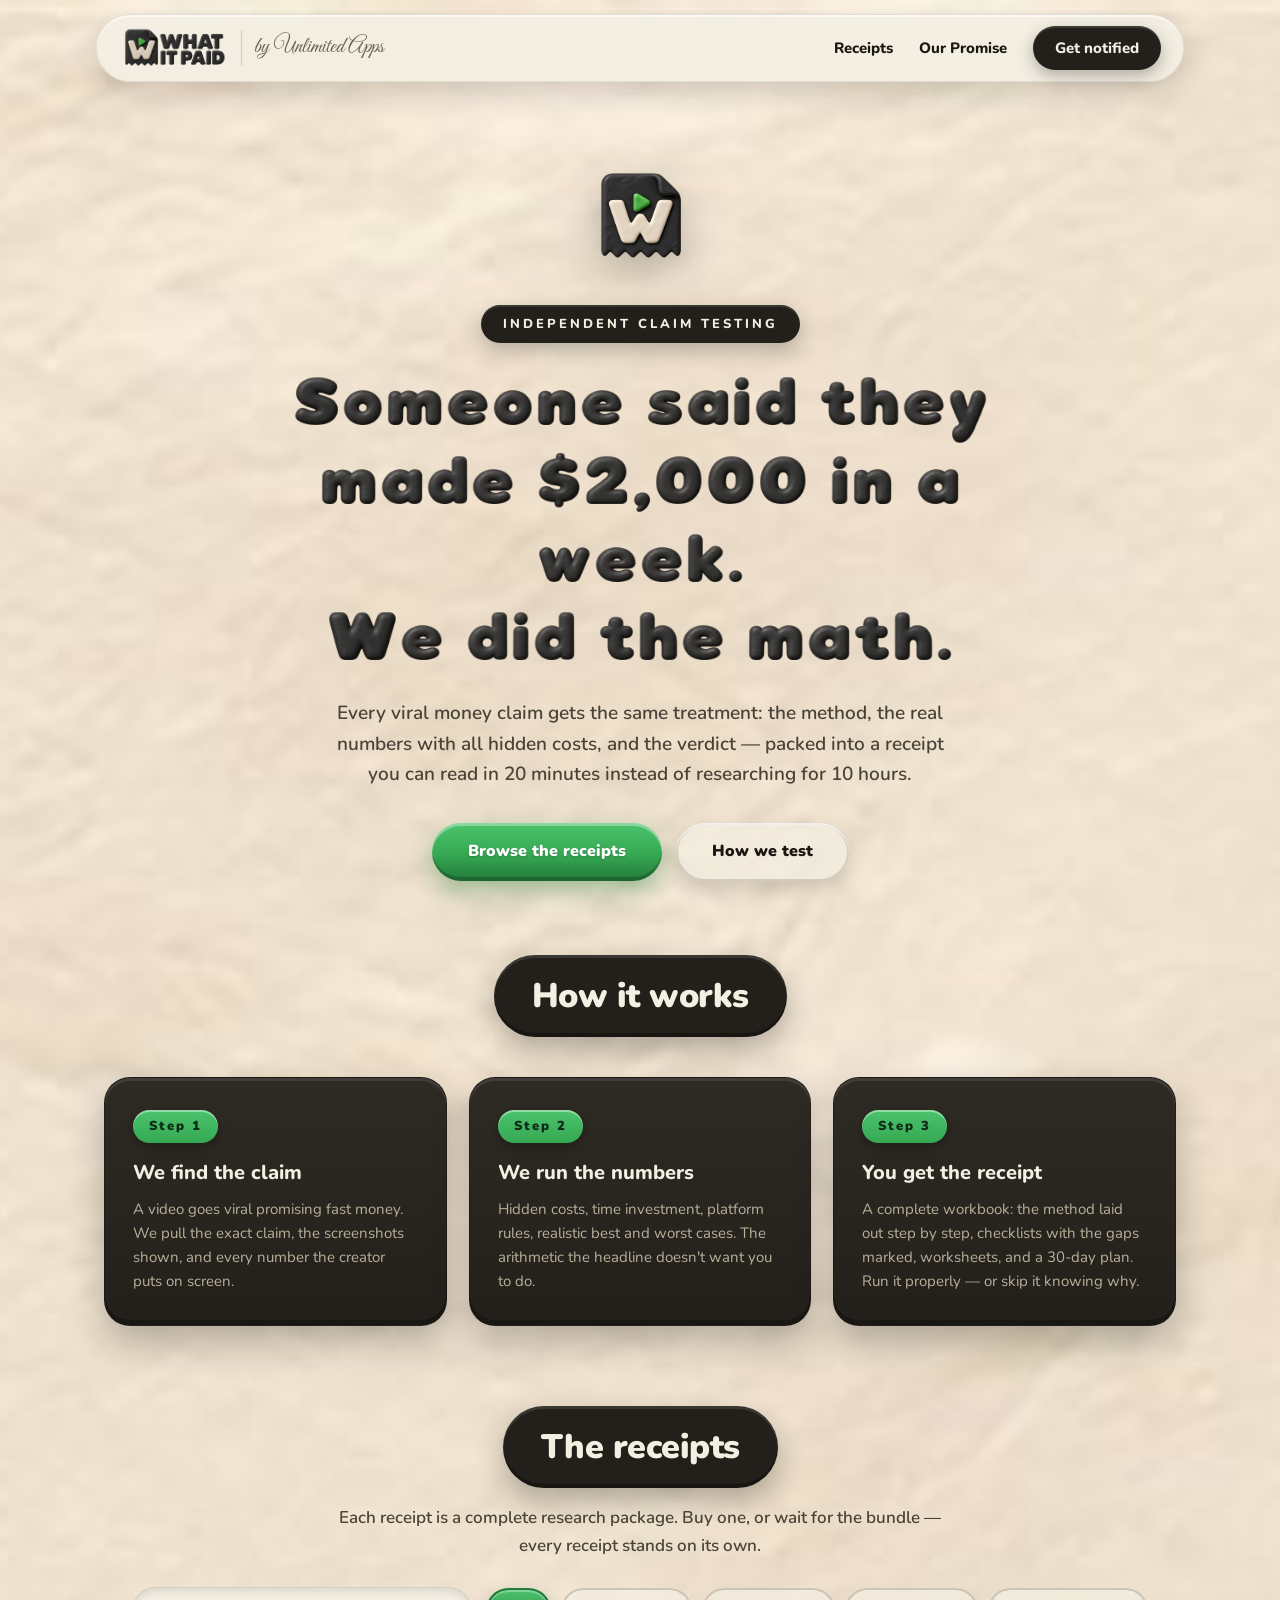
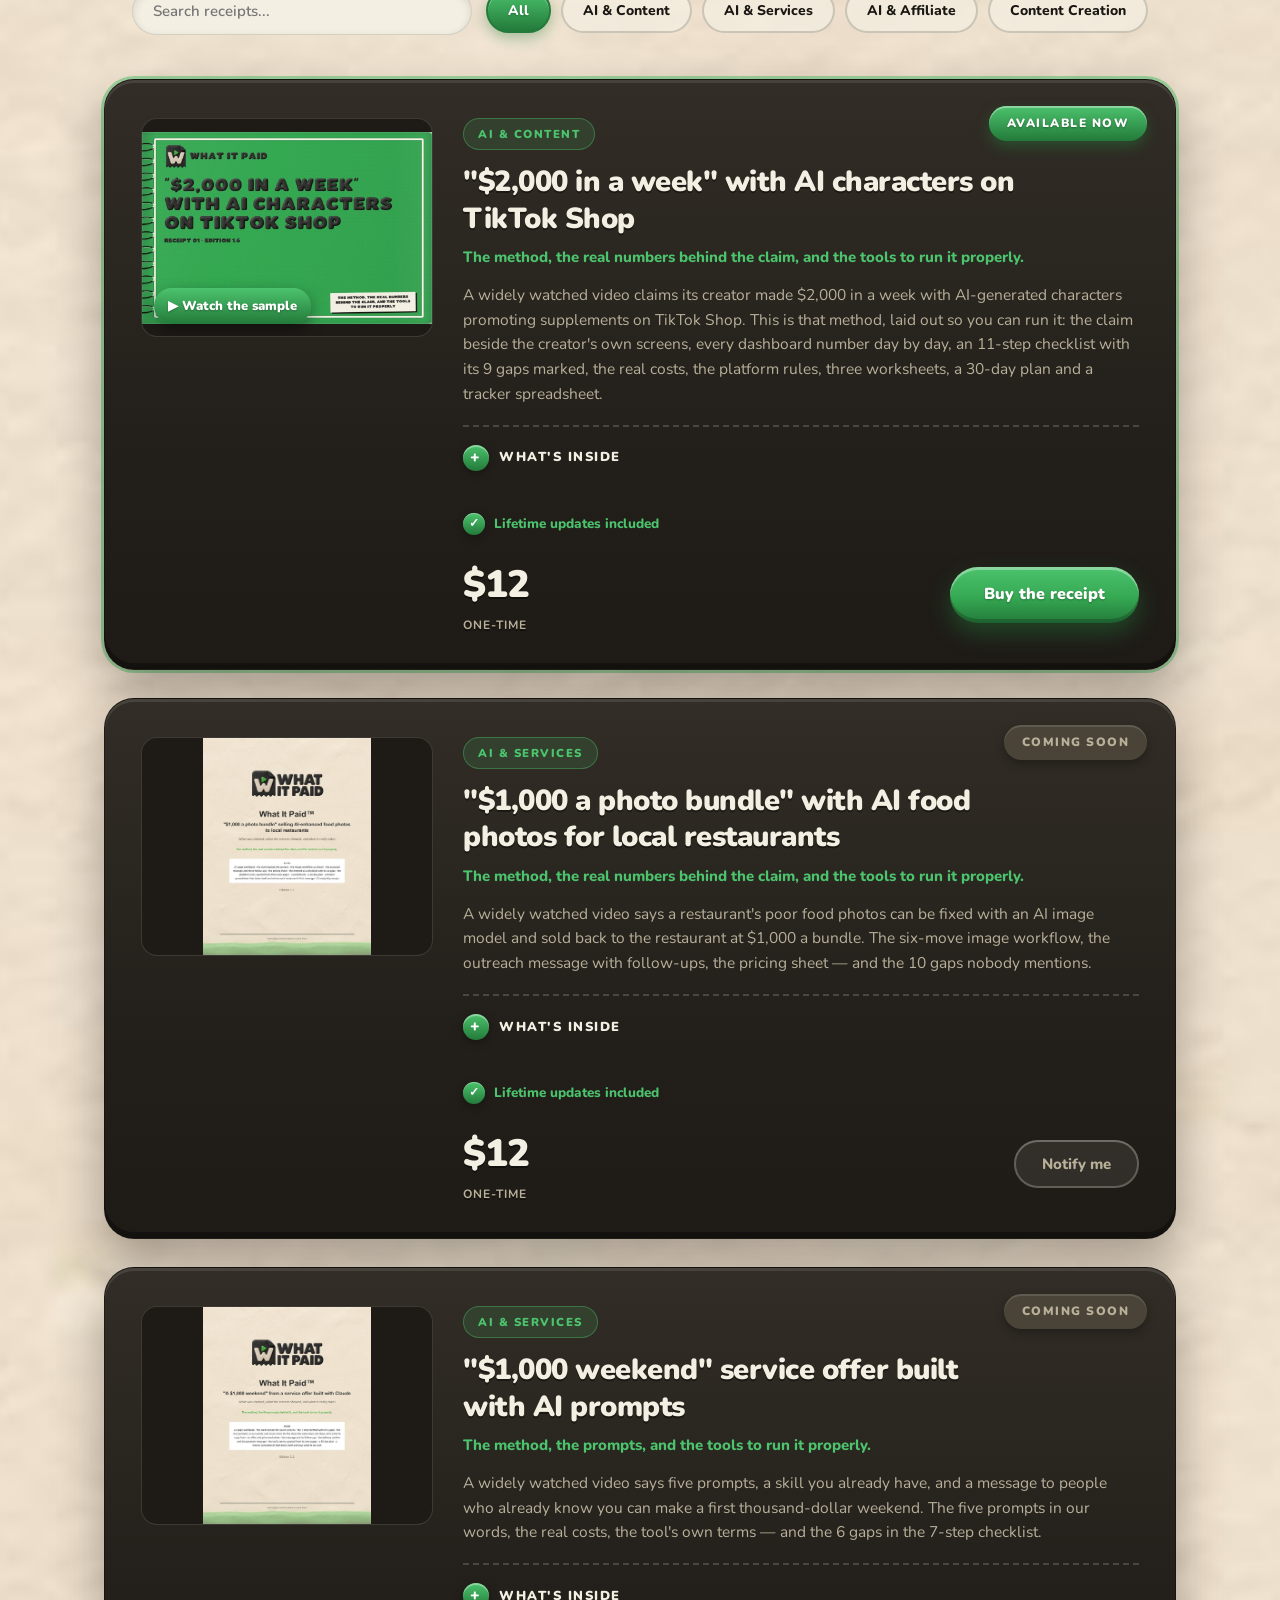
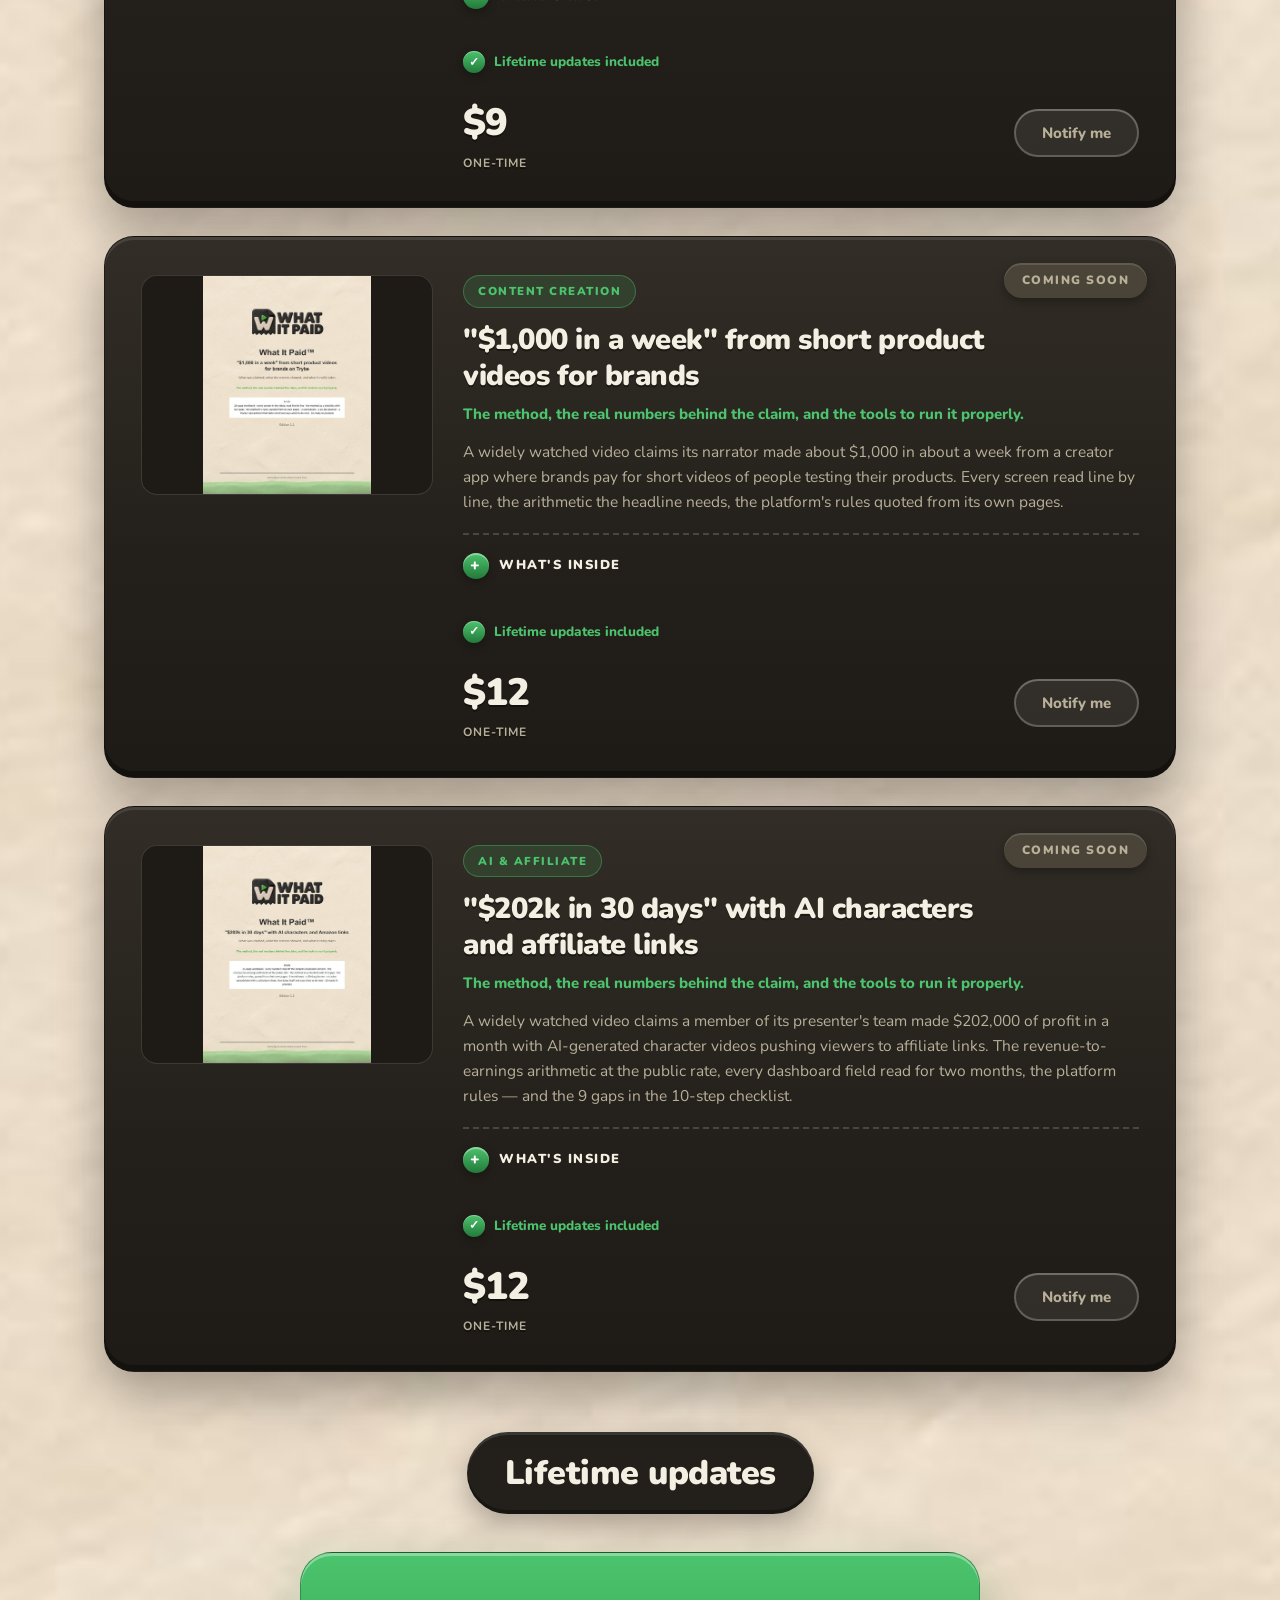
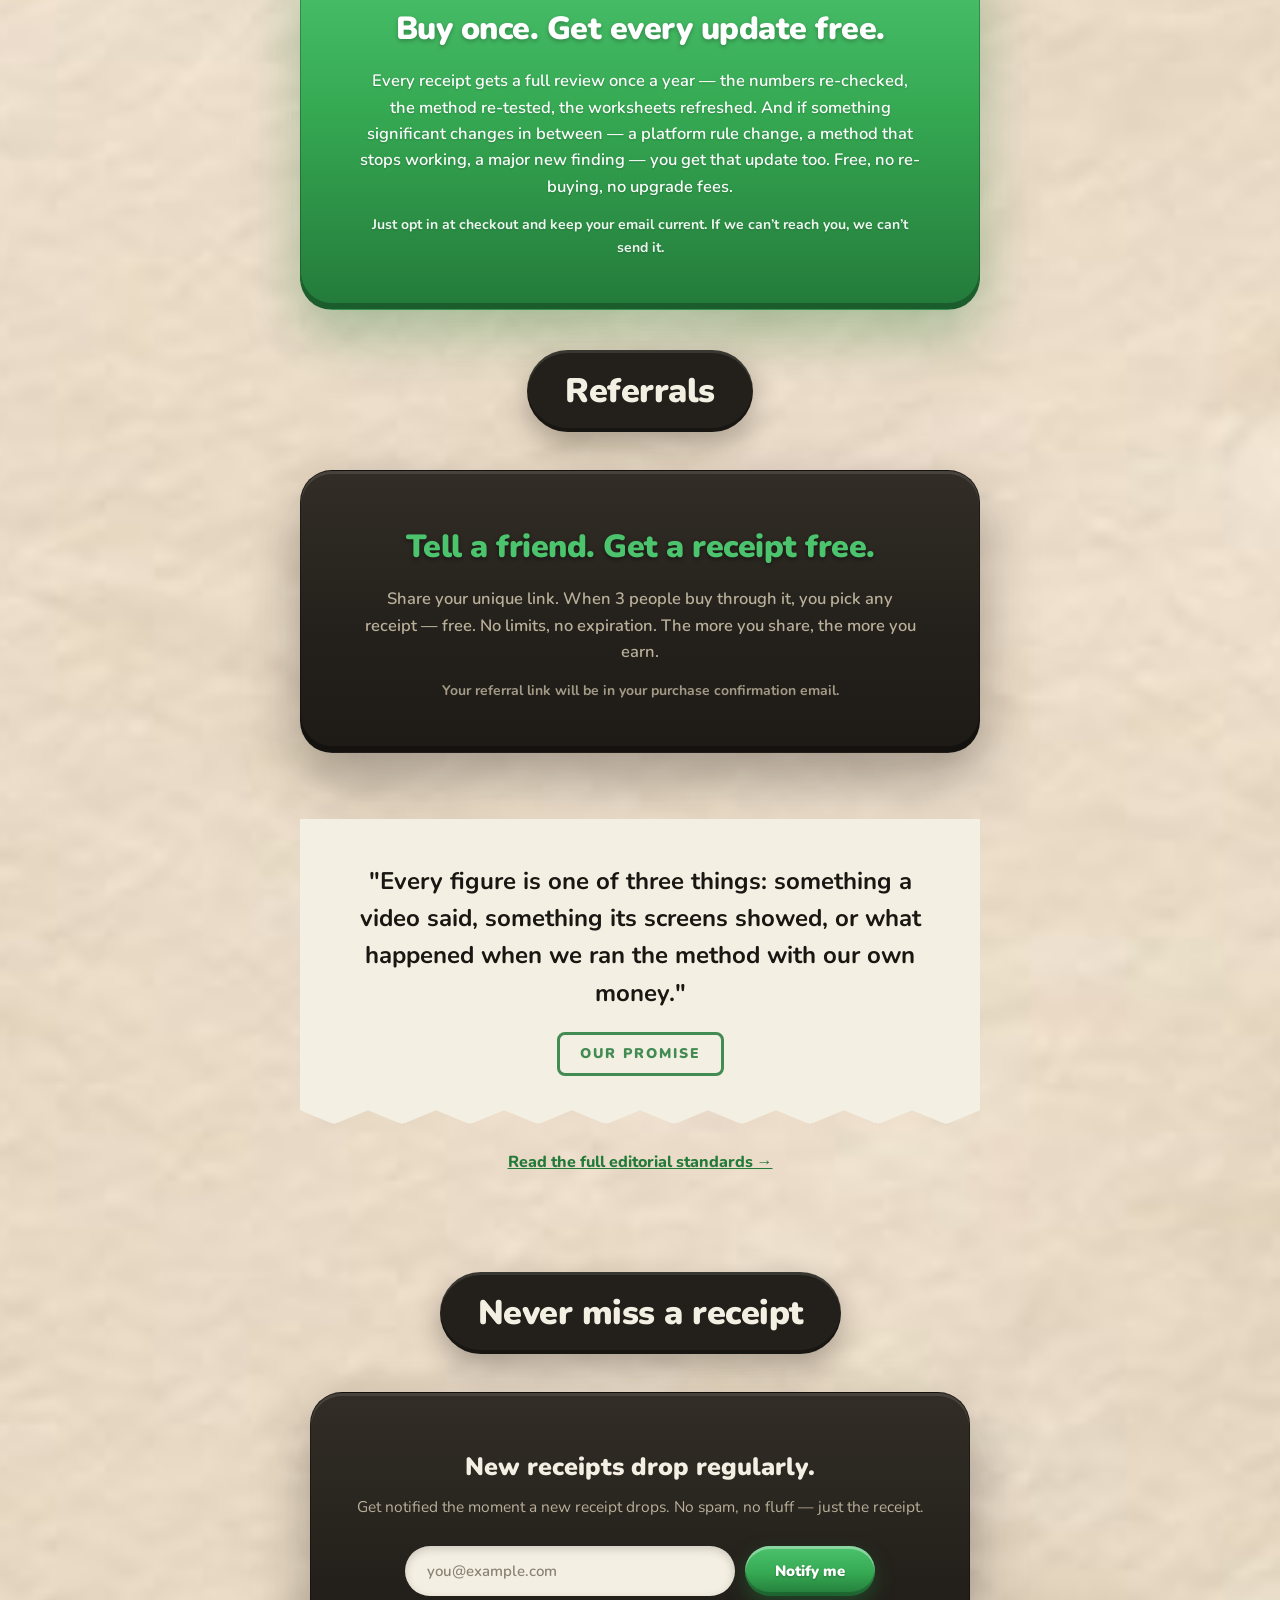
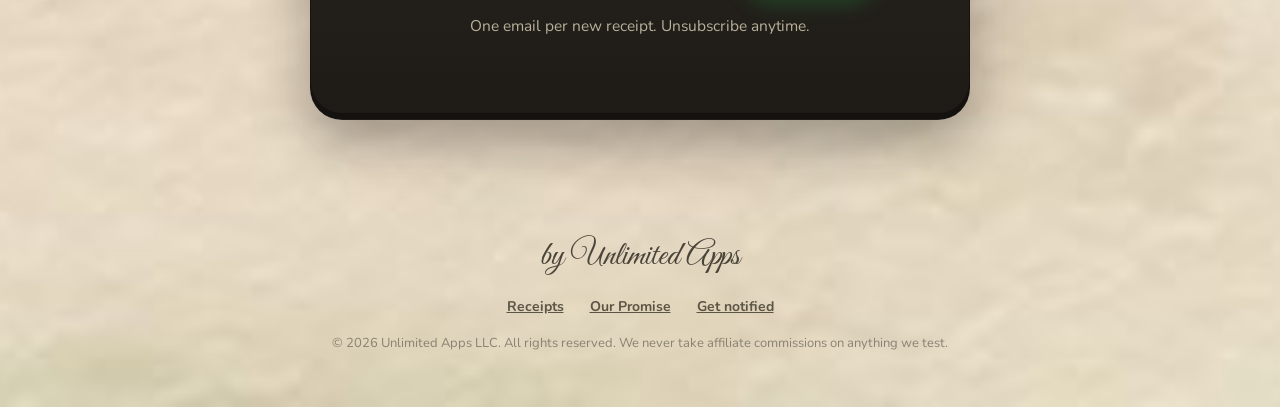
<file: index.html>
<!DOCTYPE html>
<html lang="en">
<head>
<script async src="https://www.googletagmanager.com/gtag/js?id=G-D7YZ7GTBJC"></script>
<script>
  window.dataLayer = window.dataLayer || [];
  function gtag(){dataLayer.push(arguments);}
  gtag('js', new Date());
  gtag('config', 'G-D7YZ7GTBJC');
</script>
<meta charset="UTF-8">
<meta name="viewport" content="width=device-width, initial-scale=1.0">
<title>What It Paid — We Test Internet Money Claims</title>
<meta name="description" content="No-BS research receipts on viral money-making claims. The method, the real numbers, the hidden costs, and the verdict — so you don't have to do 10 hours of research.">
<meta property="og:title" content="What It Paid">
<meta property="og:description" content="We test internet money claims and publish what they actually paid.">
<meta property="og:image" content="https://whatitpaid.com/assets/img/social-preview-1200x630.jpg">
<meta property="og:type" content="website">
<meta property="og:url" content="https://whatitpaid.com/">
<meta name="twitter:card" content="summary_large_image">
<meta name="twitter:title" content="What It Paid">
<meta name="twitter:description" content="We test internet money claims and publish what they actually paid.">
<meta name="twitter:image" content="https://whatitpaid.com/assets/img/social-preview-1200x630.jpg">
<link rel="canonical" href="https://whatitpaid.com/">
<link rel="icon" type="image/png" sizes="16x16" href="assets/img/favicon-16.png">
<link rel="icon" type="image/png" sizes="32x32" href="assets/img/favicon-32.png">
<link rel="icon" type="image/png" sizes="64x64" href="assets/img/favicon-64.png">
<link rel="apple-touch-icon" href="assets/img/apple-touch-icon-180.png">
<link rel="preconnect" href="https://fonts.googleapis.com">
<link rel="preconnect" href="https://fonts.gstatic.com" crossorigin>
<link href="https://fonts.googleapis.com/css2?family=Nunito:wght@400;600;700;800;900&family=Great+Vibes&display=swap" rel="stylesheet">
<link rel="stylesheet" href="assets/css/style.css?v=20261017p6">
<script type="application/ld+json">
{
  "@context": "https://schema.org",
  "@graph": [
    {
      "@type": "Product",
      "name": "\"$2,000 in a week\" with AI characters on TikTok Shop",
      "description": "The method, the real numbers behind the claim, and the tools to run it properly. A widely watched video claims its creator made $2,000 in a week with AI-generated characters promoting supplements on TikTok Shop — interactive flip-book with a printable workbook PDF, tracker spreadsheet, three worksheets, 30-day plan, and five-tap eligibility check.",
      "brand": { "@type": "Brand", "name": "What It Paid" },
      "manufacturer": { "@type": "Organization", "name": "Unlimited Apps" },
      "offers": { "@type": "Offer", "price": "12", "priceCurrency": "USD", "availability": "https://schema.org/InStock" }
    },
    {
      "@type": "Product",
      "name": "\"$1,000 a photo bundle\" with AI food photos for local restaurants",
      "description": "The method, the real numbers behind the claim, and the tools to run it properly. interactive flip-book with a printable workbook PDF, outreach tracker, three worksheets, 30-day plan, outreach message with follow-ups, pricing sheet, and ready-to-paste AI prompts.",
      "brand": { "@type": "Brand", "name": "What It Paid" },
      "manufacturer": { "@type": "Organization", "name": "Unlimited Apps" },
      "offers": { "@type": "Offer", "price": "12", "priceCurrency": "USD", "availability": "https://schema.org/PreOrder" }
    },
    {
      "@type": "Product",
      "name": "\"$1,000 weekend\" service offer built with AI prompts",
      "description": "The method, the prompts, and the tools to run it properly. 23-page workbook, offer tracker, three worksheets, 30-day plan, method prompts, and the tool's terms, plans and prices.",
      "brand": { "@type": "Brand", "name": "What It Paid" },
      "manufacturer": { "@type": "Organization", "name": "Unlimited Apps" },
      "offers": { "@type": "Offer", "price": "9", "priceCurrency": "USD", "availability": "https://schema.org/PreOrder" }
    },
    {
      "@type": "Product",
      "name": "\"$1,000 in a week\" from short product videos for brands",
      "description": "The method, the real numbers behind the claim, and the tools to run it properly. 25-page workbook, creator tracker, three worksheets, 30-day plan, brand submission log, video template, and 10 ready-to-paste AI prompts.",
      "brand": { "@type": "Brand", "name": "What It Paid" },
      "manufacturer": { "@type": "Organization", "name": "Unlimited Apps" },
      "offers": { "@type": "Offer", "price": "12", "priceCurrency": "USD", "availability": "https://schema.org/PreOrder" }
    },
    {
      "@type": "Product",
      "name": "\"$202k in 30 days\" with AI characters and affiliate links",
      "description": "The method, the real numbers behind the claim, and the tools to run it properly. 25-page workbook, tracker and commission calculator, three templates, 30-day content plan, character sheet, and platform rules.",
      "brand": { "@type": "Brand", "name": "What It Paid" },
      "manufacturer": { "@type": "Organization", "name": "Unlimited Apps" },
      "offers": { "@type": "Offer", "price": "12", "priceCurrency": "USD", "availability": "https://schema.org/PreOrder" }
    }
  ]
}
</script>
</head>
<body>

<header class="site-header">
  <div class="header-inner">
    <div class="brandlock">
      <a class="brand" href="index.html" aria-label="What It Paid home">
        <img src="assets/img/logo-master.png" alt="What It Paid">
      </a>
      <a class="by-ua" href="https://unlimitedapps.dev" target="_blank" rel="noopener">by Unlimited Apps</a>
    </div>
    <nav class="nav">
      <a href="#catalog">Receipts</a>
      <a href="promise.html">Our Promise</a>
      <a href="#notify" class="btn-small">Get notified</a>
    </nav>
  </div>
</header>

<section class="hero">
  <div class="wrap">
    <div class="hero-mark">
      <img src="assets/img/emblem-master.png" alt="What It Paid receipt emblem">
    </div>
    <span class="kicker">Independent claim testing</span>
    <h1>Someone said they made <span class="hl">$2,000 in a week.</span><br>We did the math.</h1>
    <p class="lede">Every viral money claim gets the same treatment: the method, the real numbers with all hidden costs, and the verdict — packed into a receipt you can read in 20 minutes instead of researching for 10 hours.</p>
    <div class="hero-cta">
      <a href="#catalog" class="btn btn-primary">Browse the receipts</a>
      <a href="promise.html" class="btn btn-ghost">How we test</a>
    </div>
  </div>
</section>

<section class="how">
  <div class="wrap">
    <div class="section-head"><span class="plaque">How it works</span></div>
    <div class="how-grid">
      <div class="how-card">
        <span class="step">Step 1</span>
        <h3>We find the claim</h3>
        <p>A video goes viral promising fast money. We pull the exact claim, the screenshots shown, and every number the creator puts on screen.</p>
      </div>
      <div class="how-card">
        <span class="step">Step 2</span>
        <h3>We run the numbers</h3>
        <p>Hidden costs, time investment, platform rules, realistic best and worst cases. The arithmetic the headline doesn't want you to do.</p>
      </div>
      <div class="how-card">
        <span class="step">Step 3</span>
        <h3>You get the receipt</h3>
        <p>A complete workbook: the method laid out step by step, checklists with the gaps marked, worksheets, and a 30-day plan. Run it properly — or skip it knowing why.</p>
      </div>
    </div>
  </div>
</section>

<section class="catalog" id="catalog">
  <div class="wrap">
    <div class="section-head"><span class="plaque alt">The receipts</span></div>
    <p class="section-sub">Each receipt is a complete research package. Buy one, or wait for the bundle — every receipt stands on its own.</p>

    <div class="catalog-tools">
      <div class="search-wrap">
        <input type="text" id="receipt-search" placeholder="Search receipts..." aria-label="Search receipts" autocomplete="off">
        <button type="button" class="search-clear" id="search-clear" aria-label="Clear search" hidden>&times;</button>
      </div>
      <div class="filter-pills" role="group" aria-label="Filter by category">
        <button type="button" class="filter-pill active" data-filter="all">All</button>
        <button type="button" class="filter-pill" data-filter="ai-content">AI &amp; Content</button>
        <button type="button" class="filter-pill" data-filter="ai-services">AI &amp; Services</button>
        <button type="button" class="filter-pill" data-filter="ai-affiliate">AI &amp; Affiliate</button>
        <button type="button" class="filter-pill" data-filter="content-creation">Content Creation</button>
      </div>
    </div>
    <p class="no-results" id="no-results" hidden>No receipts match your search. Try a different term or category.</p>

    <div class="product-grid">

      <article class="card live" data-category="ai-content" id="receipt-tiktok-shop-ai-characters">
<a class="card-media" href="#" data-sample="receipt-01" aria-label="Watch the Receipt 01 sample presentation"><img src="assets/img/book-receipt-01.jpg" alt="Receipt 01 flip-book cover" loading="lazy"><span class="sample-chip">&#9654; Watch the sample</span></a>
        <span class="badge live">Available now</span>
        <span class="cat-tag">AI &amp; Content</span>
        <h3 class="claim">"$2,000 in a week" with AI characters on TikTok Shop</h3>
        <p class="tagline">The method, the real numbers behind the claim, and the tools to run it properly.</p>
        <p class="blurb">A widely watched video claims its creator made $2,000 in a week with AI-generated characters promoting supplements on TikTok Shop. This is that method, laid out so you can run it: the claim beside the creator's own screens, every dashboard number day by day, an 11-step checklist with its 9 gaps marked, the real costs, the platform rules, three worksheets, a 30-day plan and a tracker spreadsheet.</p>
        <details class="inside">
          <summary><span class="plus"></span>What's inside</summary>
          <ul>
            <li>Interactive flip-book + printable workbook PDF</li>
            <li>Tracker spreadsheet (Excel and Google Sheets)</li>
            <li>Three worksheets and a 30-day plan</li>
            <li>The five-tap eligibility check</li>
          </ul>
        </details>
        <p class="lifetime">Lifetime updates included</p>
        <div class="card-foot">
          <div class="price">$12<small>one-time</small></div>
          <a href="#" class="btn-buy" data-buy="tiktok-shop-ai-characters">Buy the receipt</a>
        </div>
      </article>

      <article class="card" data-category="ai-services" id="receipt-restaurant-photo-outreach">
<figure class="card-media"><img src="assets/img/book-receipt-02.jpg" alt="Receipt 02 workbook cover" loading="lazy"></figure>
        <span class="badge soon">Coming soon</span>
        <span class="cat-tag">AI &amp; Services</span>
        <h3 class="claim">"$1,000 a photo bundle" with AI food photos for local restaurants</h3>
        <p class="tagline">The method, the real numbers behind the claim, and the tools to run it properly.</p>
        <p class="blurb">A widely watched video says a restaurant's poor food photos can be fixed with an AI image model and sold back to the restaurant at $1,000 a bundle. The six-move image workflow, the outreach message with follow-ups, the pricing sheet — and the 10 gaps nobody mentions.</p>
        <details class="inside">
          <summary><span class="plus"></span>What's inside</summary>
          <ul>
            <li>Interactive flip-book + printable workbook PDF</li>
            <li>Outreach tracker spreadsheet (Excel and Google Sheets)</li>
            <li>Three worksheets and a 30-day plan</li>
            <li>The outreach message with three follow-ups, and the pricing sheet</li>
            <li>Ready-to-paste AI prompts for every step that needs writing</li>
          </ul>
        </details>
        <p class="lifetime">Lifetime updates included</p>
        <div class="card-foot">
          <div class="price">$12<small>one-time</small></div>
          <button class="btn-notify" data-notify>Notify me</button>
        </div>
      </article>

      <article class="card" data-category="ai-services" id="receipt-service-offer-weekend">
<figure class="card-media"><img src="assets/img/book-receipt-03.jpg" alt="Receipt 03 workbook cover" loading="lazy"></figure>
        <span class="badge soon">Coming soon</span>
        <span class="cat-tag">AI &amp; Services</span>
        <h3 class="claim">"$1,000 weekend" service offer built with AI prompts</h3>
        <p class="tagline">The method, the prompts, and the tools to run it properly.</p>
        <p class="blurb">A widely watched video says five prompts, a skill you already have, and a message to people who already know you can make a first thousand-dollar weekend. The five prompts in our words, the real costs, the tool's own terms — and the 6 gaps in the 7-step checklist.</p>
        <details class="inside">
          <summary><span class="plus"></span>What's inside</summary>
          <ul>
            <li>23-page workbook (PDF)</li>
            <li>Offer tracker spreadsheet (Excel and Google Sheets)</li>
            <li>Three worksheets and a 30-day plan</li>
            <li>The five method prompts plus seven of ours, as a file to copy from</li>
            <li>The tool's terms, plans and prices, quoted from its own pages</li>
          </ul>
        </details>
        <p class="lifetime">Lifetime updates included</p>
        <div class="card-foot">
          <div class="price">$9<small>one-time</small></div>
          <button class="btn-notify" data-notify>Notify me</button>
        </div>
      </article>

      <article class="card" data-category="content-creation" id="receipt-ugc-creator-trybe">
<figure class="card-media"><img src="assets/img/book-receipt-04.jpg" alt="Receipt 04 workbook cover" loading="lazy"></figure>
        <span class="badge soon">Coming soon</span>
        <span class="cat-tag">Content Creation</span>
        <h3 class="claim">"$1,000 in a week" from short product videos for brands</h3>
        <p class="tagline">The method, the real numbers behind the claim, and the tools to run it properly.</p>
        <p class="blurb">A widely watched video claims its narrator made about $1,000 in about a week from a creator app where brands pay for short videos of people testing their products. Every screen read line by line, the arithmetic the headline needs, the platform's rules quoted from its own pages.</p>
        <details class="inside">
          <summary><span class="plus"></span>What's inside</summary>
          <ul>
            <li>25-page workbook (PDF)</li>
            <li>Creator tracker spreadsheet (Excel and Google Sheets)</li>
            <li>Three worksheets and a 30-day plan</li>
            <li>Brand submission log and 15-to-30-second video template</li>
            <li>10 ready-to-paste AI prompts for every step that needs writing</li>
          </ul>
        </details>
        <p class="lifetime">Lifetime updates included</p>
        <div class="card-foot">
          <div class="price">$12<small>one-time</small></div>
          <button class="btn-notify" data-notify>Notify me</button>
        </div>
      </article>

      <article class="card" data-category="ai-affiliate" id="receipt-ai-creator-amazon-affiliate">
<figure class="card-media"><img src="assets/img/book-receipt-05.jpg" alt="Receipt 05 workbook cover" loading="lazy"></figure>
        <span class="badge soon">Coming soon</span>
        <span class="cat-tag">AI &amp; Affiliate</span>
        <h3 class="claim">"$202k in 30 days" with AI characters and affiliate links</h3>
        <p class="tagline">The method, the real numbers behind the claim, and the tools to run it properly.</p>
        <p class="blurb">A widely watched video claims a member of its presenter's team made $202,000 of profit in a month with AI-generated character videos pushing viewers to affiliate links. The revenue-to-earnings arithmetic at the public rate, every dashboard field read for two months, the platform rules — and the 9 gaps in the 10-step checklist.</p>
        <details class="inside">
          <summary><span class="plus"></span>What's inside</summary>
          <ul>
            <li>25-page workbook (PDF)</li>
            <li>Tracker and commission-calculator spreadsheet (Excel and Google Sheets)</li>
            <li>Three templates and a 30-day content plan</li>
            <li>Character sheet and video script skeleton with a claims check</li>
            <li>The platform rules, quoted from their own pages</li>
          </ul>
        </details>
        <p class="lifetime">Lifetime updates included</p>
        <div class="card-foot">
          <div class="price">$12<small>one-time</small></div>
          <button class="btn-notify" data-notify>Notify me</button>
        </div>
      </article>

    </div>
  </div>
</section>

<section class="updates">
  <div class="wrap">
    <div class="section-head"><span class="plaque">Lifetime updates</span></div>
    <div class="updates-box">
      <h3>Buy once. Get every update free.</h3>
      <p>Every receipt gets a full review once a year &mdash; the numbers re-checked, the method re-tested, the worksheets refreshed. And if something significant changes in between &mdash; a platform rule change, a method that stops working, a major new finding &mdash; you get that update too. Free, no re-buying, no upgrade fees.</p>
      <p class="updates-fine">Just opt in at checkout and keep your email current. If we can&rsquo;t reach you, we can&rsquo;t send it.</p>
    </div>
  </div>
</section>

<section class="referral">
  <div class="wrap">
    <div class="section-head"><span class="plaque">Referrals</span></div>
    <div class="referral-box">
      <h3>Tell a friend. Get a receipt free.</h3>
      <p>Share your unique link. When 3 people buy through it, you pick any receipt &mdash; free. No limits, no expiration. The more you share, the more you earn.</p>
      <p class="referral-fine">Your referral link will be in your purchase confirmation email.</p>
    </div>
  </div>
</section>

<section class="promise-strip">
  <div class="wrap">
    <div class="receipt">
      <blockquote>"Every figure is one of three things: something a video said, something its screens showed, or what happened when we ran the method with our own money."</blockquote>
      <div><span class="stamp">Our promise</span></div>
    </div>
    <a class="receipt-link" href="promise.html">Read the full editorial standards →</a>
  </div>
</section>

<section class="signup" id="notify">
  <div class="wrap">
    <div class="section-head"><span class="plaque">Never miss a receipt</span></div>
    <div class="signup-box">
      <h3>New receipts drop regularly.</h3>
      <p>Get notified the moment a new receipt drops. No spam, no fluff — just the receipt.</p>
      <form class="signup-form" id="notify-form">
        <input type="email" name="email" placeholder="you@example.com" required aria-label="Email address">
        <button type="submit">Notify me</button>
      </form>
      <p class="signup-done" id="notify-done">You're on the list. Watch your inbox. 🧾</p>
      <p class="signup-note">One email per new receipt. Unsubscribe anytime.</p>
    </div>
  </div>
</section>

<footer>
  <div class="wrap">
    <div class="sig">by Unlimited Apps</div>
    <nav>
      <a href="#catalog">Receipts</a>
      <a href="promise.html">Our Promise</a>
      <a href="#notify">Get notified</a>
    </nav>
    <p class="copy">© 2026 Unlimited Apps LLC. All rights reserved. We never take affiliate commissions on anything we test.</p>
  </div>
</footer>

<script src="assets/js/site.js?v=20261017p6"></script>

<div class="sample-modal" id="sampleModal" hidden>
  <div class="sample-backdrop" data-close-sample></div>
  <div class="sample-box" role="dialog" aria-modal="true" aria-label="Sample presentation">
    <button class="sample-close" data-close-sample aria-label="Close sample">&times;</button>
    <video id="sampleVideo" controls playsinline preload="metadata"></video>
  </div>
</div>
</body>
</html>
</file>
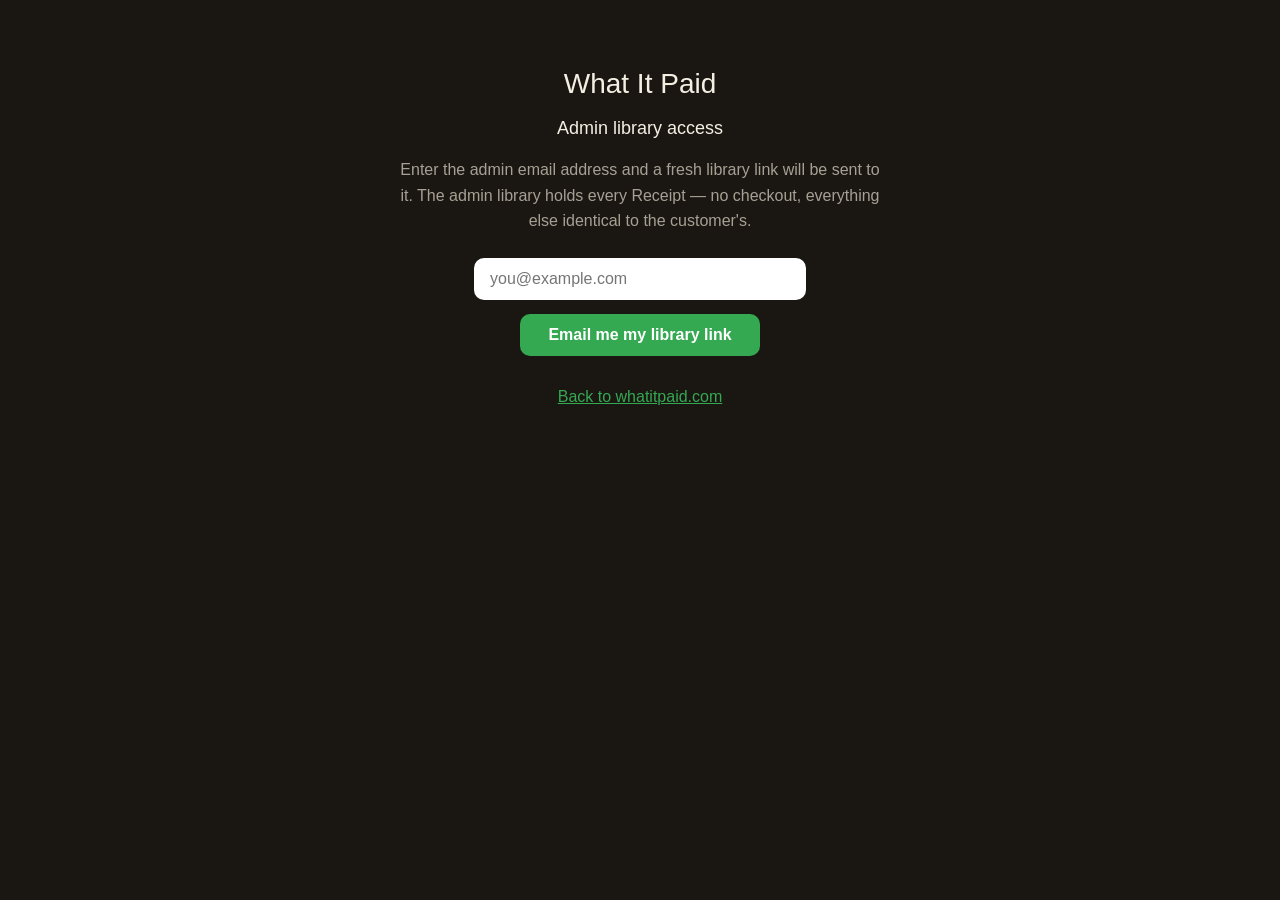
<file: admin.html>
<!DOCTYPE html>
<html lang="en">
<head>
<meta charset="utf-8">
<meta name="viewport" content="width=device-width, initial-scale=1">
<meta name="robots" content="noindex, nofollow">
<title>Admin library access — What It Paid</title>
</head>
<body style="margin:0;padding:40px 20px;background:#1a1713;font-family:sans-serif;text-align:center;">
<div style="max-width:480px;margin:0 auto;">
<p style="font-size:28px;color:#f4efe3;margin-bottom:16px;">What It Paid</p>
<p style="font-size:18px;color:#f4efe3;">Admin library access</p>
<p style="color:#a8a094;line-height:1.6;">Enter the admin email address and a fresh library link will be sent to it. The admin library holds every Receipt — no checkout, everything else identical to the customer's.</p>
<form id="resend-form" style="margin-top:24px;">
<input type="email" name="email" required placeholder="you@example.com" style="padding:12px 16px;border-radius:10px;border:0;font-size:16px;width:70%;max-width:300px;"><br>
<button type="submit" style="margin-top:14px;padding:12px 28px;border-radius:10px;border:0;background:#35a852;color:#fff;font-size:16px;font-weight:700;cursor:pointer;">Email me my library link</button>
</form>
<p id="resend-msg" style="color:#35a852;margin-top:16px;"></p>
<p style="margin-top:32px;"><a href="https://whatitpaid.com" style="color:#35a852;">Back to whatitpaid.com</a></p>
</div>
<script>
document.getElementById("resend-form").addEventListener("submit", async (e) => {
  e.preventDefault();
  const email = new FormData(e.target).get("email");
  try {
    await fetch("/api/magic-link/resend", { method: "POST", headers: { "content-type": "application/json" }, body: JSON.stringify({ email }) });
  } catch (_) {}
  document.getElementById("resend-msg").textContent = "If this email has admin access, a new link is on its way.";
});
</script>
</body>
</html>
</file>
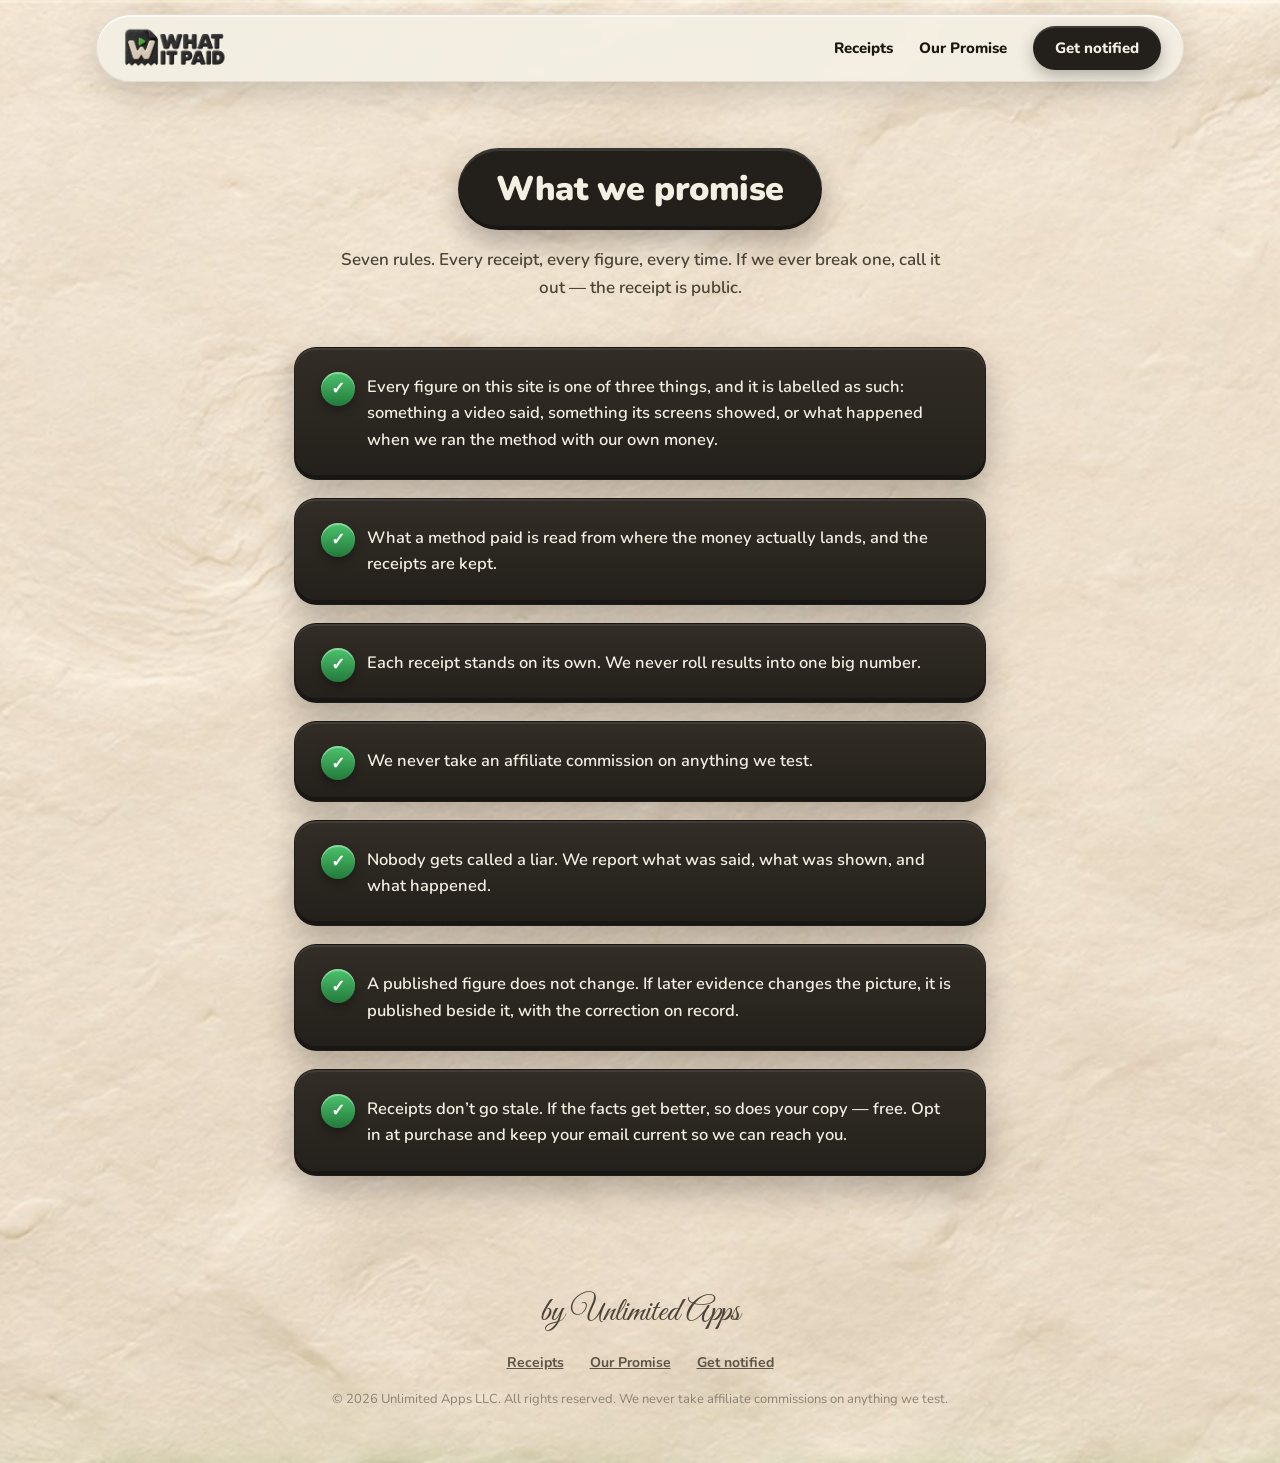
<file: promise.html>
<!DOCTYPE html>
<html lang="en">
<head>
<meta charset="UTF-8">
<meta name="viewport" content="width=device-width, initial-scale=1.0">
<title>Our Promise — What It Paid</title>
<meta name="description" content="The editorial standards behind every What It Paid receipt. How we test viral money claims, what every figure means, and what we promise about our numbers.">
<meta property="og:title" content="Our Promise — What It Paid">
<meta property="og:image" content="https://whatitpaid.com/assets/img/social-preview-1200x630.jpg">
<meta property="og:description" content="The editorial standards behind every What It Paid receipt. How we test viral money claims and what we promise about every figure.">
<meta property="og:type" content="website">
<meta property="og:url" content="https://whatitpaid.com/promise">
<link rel="canonical" href="https://whatitpaid.com/promise">
<link rel="icon" type="image/png" sizes="32x32" href="assets/img/favicon-32.png">
<link rel="apple-touch-icon" href="assets/img/apple-touch-icon-180.png">
<link rel="preconnect" href="https://fonts.googleapis.com">
<link rel="preconnect" href="https://fonts.gstatic.com" crossorigin>
<link href="https://fonts.googleapis.com/css2?family=Nunito:wght@400;600;700;800;900&family=Great+Vibes&display=swap" rel="stylesheet">
<link rel="stylesheet" href="assets/css/style.css?v=20261017p6">
</head>
<body>

<header class="site-header">
  <div class="header-inner">
    <a class="brand" href="index.html" aria-label="What It Paid home">
      <img src="assets/img/logo-master.png" alt="What It Paid">
    </a>
    <nav class="nav">
      <a href="index.html#catalog">Receipts</a>
      <a href="promise.html">Our Promise</a>
      <a href="index.html#notify" class="btn-small">Get notified</a>
    </nav>
  </div>
</header>

<section class="promise-hero">
  <div class="wrap">
    <div class="section-head"><span class="plaque">What we promise</span></div>
    <p class="section-sub">Seven rules. Every receipt, every figure, every time. If we ever break one, call it out — the receipt is public.</p>
  </div>
</section>

<ul class="promise-list">
  <li>Every figure on this site is one of three things, and it is labelled as such: something a video said, something its screens showed, or what happened when we ran the method with our own money.</li>
  <li>What a method paid is read from where the money actually lands, and the receipts are kept.</li>
  <li>Each receipt stands on its own. We never roll results into one big number.</li>
  <li>We never take an affiliate commission on anything we test.</li>
  <li>Nobody gets called a liar. We report what was said, what was shown, and what happened.</li>
  <li>A published figure does not change. If later evidence changes the picture, it is published beside it, with the correction on record.</li>
  <li>Receipts don&rsquo;t go stale. If the facts get better, so does your copy &mdash; free. Opt in at purchase and keep your email current so we can reach you.</li>
</ul>

<footer>
  <div class="wrap">
    <div class="sig">by Unlimited Apps</div>
    <nav>
      <a href="index.html#catalog">Receipts</a>
      <a href="promise.html">Our Promise</a>
      <a href="index.html#notify">Get notified</a>
    </nav>
    <p class="copy">© 2026 Unlimited Apps LLC. All rights reserved. We never take affiliate commissions on anything we test.</p>
  </div>
</footer>

<script src="assets/js/site.js?v=20261017p6"></script>
</body>
</html>
</file>
<file: assets/css/style.css>
/* What It Paid — SCULPTED clay storefront.
 * The whole site sits on ivory clay. Cards are charcoal clay slabs.
 * Buttons are pressed green clay blobs. Nothing corporate. */

:root {
  --clay-dark: #23201b;
  --clay-dark-2: #2e2a24;
  --clay-ink: #1a1713;
  --ivory: #f4efe3;
  --ivory-deep: #e9e2d0;
  --ivory-dim: #b9b09a;
  --green-clay: #35a852;
  --green-clay-hi: #4cc36d;
  --green-clay-deep: #237a3a;
  --radius-slab: 26px;
  --font: "Nunito", -apple-system, BlinkMacSystemFont, "Segoe UI", Roboto, sans-serif;
  --script: "Great Vibes", cursive;
}
/* ============ What It Paid clay color font (v2.200) ============ */
@font-face {
  font-family: "WIPClay";
  src: url("../fonts/WhatItPaidClayColor-Bold.woff2") format("woff2");
  font-weight: 700;
  font-style: normal;
  font-display: swap;
}
:root {
  --clay-font: "WIPClay", "Nunito", -apple-system, BlinkMacSystemFont, sans-serif;
}

* { box-sizing: border-box; margin: 0; padding: 0; }

html { scroll-behavior: smooth; text-size-adjust: 100%; -webkit-text-size-adjust: 100%; }

body {
  font-family: var(--font);
  color: var(--clay-ink);
  line-height: 1.6;
  -webkit-font-smoothing: antialiased;
  background: #ece5d3 url("../img/clay-bg.jpg") center top / cover;
  min-height: 100vh;
}

a { color: var(--green-clay-deep); }
a:hover { color: var(--green-clay); }

.wrap { max-width: 1120px; margin: 0 auto; padding: 0 24px; }

/* ============ header — floats on the clay ============ */
.site-header {
  position: sticky;
  top: 14px;
  z-index: 50;
  margin: 14px 16px 0;
}
.header-inner {
  max-width: 1088px;
  margin: 0 auto;
  display: flex;
  align-items: center;
  justify-content: space-between;
  padding: 10px 22px;
  background: rgba(244, 239, 227, 0.92);
  backdrop-filter: blur(6px);
  border-radius: 999px;
  box-shadow:
    0 10px 30px rgba(26, 23, 19, 0.18),
    inset 0 2px 0 rgba(255, 255, 255, 0.65);
  border: 1px solid rgba(26, 23, 19, 0.08);
}
.brand img { height: 46px; width: auto; display: block; }
.nav { display: flex; gap: 26px; align-items: center; }
.nav a {
  color: var(--clay-ink);
  font-weight: 800;
  font-size: 15px;
  text-decoration: none;
}
.nav a:hover { color: var(--green-clay-deep); }
.nav .btn-small {
  background: var(--clay-dark);
  color: var(--ivory);
  padding: 10px 22px;
  border-radius: 999px;
  font-weight: 800;
  box-shadow: 0 6px 16px rgba(26, 23, 19, 0.3), inset 0 2px 0 rgba(255,255,255,.12);
}
.nav .btn-small:hover { background: var(--green-clay-deep); color: #fff; text-decoration: none; }

/* ============ hero ============ */
.hero { padding: 72px 0 30px; text-align: center; }
.hero-mark img {
  width: 120px; height: auto;
  filter: drop-shadow(0 14px 22px rgba(26,23,19,.28));
  margin-bottom: 22px;
}
.hero .kicker {
  display: inline-block;
  font-size: 13px;
  letter-spacing: 3px;
  text-transform: uppercase;
  color: var(--ivory);
  background: var(--clay-dark);
  font-weight: 800;
  margin-bottom: 22px;
  padding: 9px 22px;
  border-radius: 999px;
  box-shadow: 0 8px 20px rgba(26,23,19,.25), inset 0 2px 0 rgba(255,255,255,.1);
}
.hero h1 {
  font-family: var(--clay-font);
  font-size: clamp(38px, 5.8vw, 68px);
  line-height: 1.15;
  font-weight: 700;
  letter-spacing: 0;
  max-width: 860px;
  margin: 0 auto 20px;
  color: var(--clay-ink);
}
.hero h1 .hl { color: var(--green-clay-deep); }
.hero p.lede {
  font-size: 19px;
  font-weight: 600;
  color: #4a4438;
  max-width: 640px;
  margin: 0 auto 34px;
}
.hero-cta { display: flex; gap: 14px; justify-content: center; flex-wrap: wrap; }

/* clay blob buttons */
.btn {
  display: inline-block;
  padding: 16px 36px;
  border-radius: 999px;
  font-weight: 900;
  font-size: 16px;
  text-decoration: none;
  font-family: var(--font);
  border: none;
  cursor: pointer;
  transition: transform .1s ease, box-shadow .1s ease;
}
.btn:hover { text-decoration: none; }
.btn:active { transform: translateY(3px) scale(.98); }
.btn-primary {
  background: linear-gradient(180deg, var(--green-clay-hi), var(--green-clay) 55%, var(--green-clay-deep));
  color: #fff;
  text-shadow: 0 1px 2px rgba(0,0,0,.25);
  box-shadow:
    0 10px 24px rgba(35, 122, 58, 0.4),
    inset 0 3px 0 rgba(255, 255, 255, 0.35),
    inset 0 -4px 0 rgba(0, 0, 0, 0.18);
}
.btn-primary:hover { filter: brightness(1.06); }
.btn-primary:active {
  box-shadow:
    0 3px 10px rgba(35, 122, 58, 0.4),
    inset 0 3px 8px rgba(0, 0, 0, 0.25);
}
.btn-ghost {
  background: rgba(244,239,227,.7);
  color: var(--clay-ink);
  box-shadow:
    0 8px 20px rgba(26,23,19,.15),
    inset 0 2px 0 rgba(255,255,255,.7),
    inset 0 0 0 2px rgba(26,23,19,.14);
}
.btn-ghost:hover { box-shadow: 0 8px 20px rgba(26,23,19,.2), inset 0 2px 0 rgba(255,255,255,.7), inset 0 0 0 2px var(--green-clay); color: var(--green-clay-deep); }

/* ============ clay plaque section titles ============ */
.plaque {
  display: inline-block;
  background: var(--clay-dark);
  color: var(--ivory);
  font-weight: 900;
  font-size: clamp(24px, 3.2vw, 34px);
  letter-spacing: -0.5px;
  padding: 14px 38px;
  border-radius: 999px;
  box-shadow:
    0 12px 28px rgba(26,23,19,.3),
    inset 0 3px 0 rgba(255,255,255,.1),
    inset 0 -4px 0 rgba(0,0,0,.3);
}

.section-head { text-align: center; margin-bottom: 8px; }
.section-sub {
  text-align: center;
  color: #4a4438;
  font-weight: 600;
  max-width: 620px;
  margin: 16px auto 0;
  font-size: 17px;
}

/* ============ how it works — clay tablets ============ */
.how { padding: 44px 0 30px; }
.how-grid {
  display: grid;
  grid-template-columns: repeat(3, 1fr);
  gap: 22px;
  margin-top: 40px;
}
.how-card {
  background: linear-gradient(180deg, var(--clay-dark-2), var(--clay-dark));
  border-radius: var(--radius-slab);
  padding: 32px 28px;
  color: var(--ivory);
  box-shadow:
    0 16px 36px rgba(26,23,19,.28),
    inset 0 3px 0 rgba(255,255,255,.09),
    inset 0 -5px 0 rgba(0,0,0,.28);
  border: 1px solid rgba(0,0,0,.25);
}

.how-card .step {
  display: inline-block;
  font-size: 13px;
  font-weight: 900;
  letter-spacing: 2px;
  color: #0e2a16;
  background: linear-gradient(180deg, var(--green-clay-hi), var(--green-clay));
  padding: 6px 16px;
  border-radius: 999px;
  margin-bottom: 14px;
  box-shadow: inset 0 2px 0 rgba(255,255,255,.4), 0 4px 10px rgba(0,0,0,.25);
}
.how-card h3 { font-size: 20px; margin-bottom: 8px; font-weight: 800; }
.how-card p { color: var(--ivory-dim); font-size: 15px; }

/* ============ catalog — charcoal clay slabs ============ */
.catalog { padding: 50px 0 30px; }
.product-grid {
  display: grid;
  grid-template-columns: 1fr;
  gap: 28px;
  margin-top: 44px;
}
.product-grid .card:first-child { grid-column: 1 / -1; }

.card {
  background: linear-gradient(180deg, #322d26, var(--clay-dark) 60%, #1e1b17);
  border-radius: 30px;
  padding: 38px 36px 34px;
  position: relative;
  display: flex;
  flex-direction: column;
  color: var(--ivory);
  border: 1px solid rgba(0,0,0,.35);
  box-shadow:
    0 22px 50px rgba(26,23,19,.35),
    inset 0 3px 0 rgba(255,255,255,.1),
    inset 0 -6px 0 rgba(0,0,0,.35);
  transition: transform .18s ease;
}

.card:hover { transform: translateY(-4px); }
.card.live {
  box-shadow:
    0 22px 50px rgba(26,23,19,.35),
    0 0 0 3px rgba(76,195,109,.5),
    inset 0 3px 0 rgba(255,255,255,.1),
    inset 0 -6px 0 rgba(0,0,0,.35);
}

.badge {
  position: absolute;
  top: 26px;
  right: 28px;
  font-size: 12px;
  font-weight: 900;
  letter-spacing: 1.5px;
  padding: 8px 18px;
  border-radius: 999px;
  text-transform: uppercase;
}
.badge.live {
  background: linear-gradient(180deg, var(--green-clay-hi), var(--green-clay-deep));
  color: #fff;
  text-shadow: 0 1px 2px rgba(0,0,0,.3);
  box-shadow: 0 6px 14px rgba(35,122,58,.45), inset 0 2px 0 rgba(255,255,255,.35);
}
.badge.soon {
  background: #4a4438;
  color: var(--ivory-dim);
  box-shadow: inset 0 2px 0 rgba(255,255,255,.12), 0 4px 10px rgba(0,0,0,.3);

}

.card .claim {
  font-size: clamp(22px, 2.6vw, 29px);
  font-weight: 900;
  letter-spacing: -0.5px;
  line-height: 1.25;
  margin-bottom: 8px;
  padding-right: 120px;
  text-shadow: 0 2px 0 rgba(0,0,0,.4);
}

.lifetime {
  display: flex;
  align-items: center;
  gap: 9px;
  font-size: 13.5px;
  font-weight: 800;
  color: var(--green-clay-hi);
  margin: 18px 0 20px;
}
.lifetime::before {
  content: "\2713";
  width: 22px;
  height: 22px;
  display: inline-flex;
  align-items: center;
  justify-content: center;
  border-radius: 50%;
  background: linear-gradient(180deg, var(--green-clay-hi), var(--green-clay-deep));
  color: #fff;
  font-size: 12px;
  font-weight: 900;
  flex-shrink: 0;
  box-shadow: inset 0 1px 0 rgba(255,255,255,.35), 0 3px 8px rgba(0,0,0,.3);
}

.card .tagline {
  color: var(--green-clay-hi);
  font-weight: 800;
  font-size: 15px;
  margin-bottom: 14px;
}
.card .blurb { color: var(--ivory-dim); font-size: 15.5px; margin-bottom: 18px; }

.inside {
  margin: 0 0 24px;
  border-top: 2px dashed rgba(244,239,227,.18);
  padding-top: 18px;
}
.inside summary {
  cursor: pointer;
  font-weight: 900;
  font-size: 13px;
  letter-spacing: 1.5px;
  text-transform: uppercase;
  color: var(--ivory);
  list-style: none;
  display: flex;
  align-items: center;
  gap: 10px;
}
.inside summary::-webkit-details-marker { display: none; }
.inside summary .plus {
  display: inline-flex;
  align-items: center;
  justify-content: center;
  width: 26px; height: 26px;
  border-radius: 50%;
  background: linear-gradient(180deg, var(--green-clay-hi), var(--green-clay-deep));
  color: #fff;
  font-size: 16px;
  font-weight: 900;
  box-shadow: inset 0 2px 0 rgba(255,255,255,.35), 0 3px 8px rgba(0,0,0,.3);
  flex: none;
}
.inside[open] summary .plus::before { content: "–"; }
.inside summary .plus::before { content: "+"; }
.inside ul { margin: 16px 0 0 2px; padding: 0; list-style: none; }
.inside li {
  font-size: 14.5px;
  color: var(--ivory-dim);
  padding: 6px 0 6px 28px;
  position: relative;
}
.inside li::before {
  content: "✓";
  position: absolute;
  left: 2px;
  color: var(--green-clay-hi);
  font-weight: 900;
}

.card-foot {
  margin-top: auto;
  display: flex;
  align-items: center;
  justify-content: space-between;
  gap: 16px;
}
.price { font-size: 38px; font-weight: 900; letter-spacing: -1px; text-shadow: 0 2px 0 rgba(0,0,0,.4); }
.price small {
  font-size: 12px;
  font-weight: 700;
  color: var(--ivory-dim);
  letter-spacing: 1px;
  text-transform: uppercase;
  display: block;
}
.btn-buy {
  background: linear-gradient(180deg, var(--green-clay-hi), var(--green-clay) 55%, var(--green-clay-deep));
  color: #fff;
  text-shadow: 0 1px 2px rgba(0,0,0,.3);
  padding: 15px 34px;
  border-radius: 999px;
  font-weight: 900;
  font-size: 16px;
  white-space: nowrap;
  font-family: var(--font);
  border: none;
  cursor: pointer;
  box-shadow:
    0 10px 22px rgba(35,122,58,.45),
    inset 0 3px 0 rgba(255,255,255,.35),
    inset 0 -4px 0 rgba(0,0,0,.2);
  transition: transform .1s ease, box-shadow .1s ease, filter .1s ease;
  text-decoration: none;
  display: inline-block;
}
.btn-buy:hover { filter: brightness(1.07); text-decoration: none; }
.btn-buy:active {
  transform: translateY(3px);
  box-shadow: 0 3px 10px rgba(35,122,58,.4), inset 0 3px 8px rgba(0,0,0,.25);
}
.btn-notify {
  background: rgba(244,239,227,.08);
  color: var(--ivory-dim);
  padding: 14px 28px;
  border-radius: 999px;
  font-weight: 800;
  font-size: 15px;
  white-space: nowrap;
  font-family: var(--font);
  cursor: pointer;
  border: none;
  box-shadow: inset 0 0 0 2px rgba(244,239,227,.25), inset 0 2px 0 rgba(255,255,255,.08);
}
.btn-notify:hover { box-shadow: inset 0 0 0 2px var(--green-clay-hi); color: var(--green-clay-hi); }
.buy-note { font-size: 13px; color: var(--ivory-dim); margin-top: 12px; }

/* ============ promise strip — receipt motif ============ */
.promise-strip { padding: 56px 0; text-align: center; }
.receipt {
  background: var(--ivory);
  color: var(--clay-ink);
  max-width: 680px;
  margin: 0 auto;
  padding: 44px 48px 34px;
  position: relative;
  box-shadow: 0 24px 60px rgba(26,23,19,.3);

  /* receipt zigzag bottom */
  --zz: 14px;
  clip-path: polygon(
    0 0, 100% 0, 100% calc(100% - var(--zz)),
    95% 100%, 90% calc(100% - var(--zz)), 85% 100%, 80% calc(100% - var(--zz)),
    75% 100%, 70% calc(100% - var(--zz)), 65% 100%, 60% calc(100% - var(--zz)),
    55% 100%, 50% calc(100% - var(--zz)), 45% 100%, 40% calc(100% - var(--zz)),
    35% 100%, 30% calc(100% - var(--zz)), 25% 100%, 20% calc(100% - var(--zz)),
    15% 100%, 10% calc(100% - var(--zz)), 5% 100%, 0 calc(100% - var(--zz))
  );
  padding-bottom: calc(34px + var(--zz));
}
.receipt blockquote {
  font-size: clamp(18px, 2.4vw, 24px);
  font-weight: 700;
  line-height: 1.55;
}
.receipt .stamp {
  display: inline-block;
  margin-top: 20px;
  font-weight: 900;
  letter-spacing: 2px;
  font-size: 14px;
  color: var(--green-clay-deep);
  border: 3px solid var(--green-clay-deep);
  border-radius: 8px;
  padding: 8px 20px;

  text-transform: uppercase;
  opacity: .85;
}
.receipt-link { display: inline-block; margin-top: 26px; font-weight: 800; }


/* ============ lifetime updates — green clay value card ============ */
.updates { padding: 30px 0 10px; }
.updates-box {
  background: linear-gradient(180deg, var(--green-clay-hi), var(--green-clay) 45%, var(--green-clay-deep));
  border-radius: 32px;
  padding: 50px 44px;
  max-width: 680px;
  margin: 38px auto 0;
  color: #fff;
  text-align: center;
  border: 1px solid rgba(0,0,0,.25);
  box-shadow:
    0 24px 55px rgba(35,122,58,.35),
    inset 0 3px 0 rgba(255,255,255,.35),
    inset 0 -6px 0 rgba(0,0,0,.25);
}
.updates-box h3 {
  font-size: clamp(24px, 3vw, 32px);
  font-weight: 900;
  letter-spacing: -0.5px;
  margin-bottom: 14px;
  text-shadow: 0 2px 4px rgba(0,0,0,.25);
}
.updates-box p {
  font-size: 16.5px;
  font-weight: 600;
  line-height: 1.6;
  max-width: 560px;
  margin: 0 auto 14px;
  text-shadow: 0 1px 2px rgba(0,0,0,.2);
}
.updates-box .updates-fine {
  font-size: 14px;
  font-weight: 700;
  opacity: .92;
  margin-bottom: 0;
}

/* ============ email capture — clay inbox ============ */
.signup { padding: 40px 0 90px; text-align: center; }
.signup-box {
  background: linear-gradient(180deg, #322d26, var(--clay-dark) 60%, #1e1b17);
  border-radius: 32px;
  padding: 54px 44px;
  max-width: 660px;
  margin: 38px auto 0;
  color: var(--ivory);
  border: 1px solid rgba(0,0,0,.35);
  box-shadow:
    0 24px 55px rgba(26,23,19,.35),
    inset 0 3px 0 rgba(255,255,255,.1),
    inset 0 -6px 0 rgba(0,0,0,.35);

}
.signup-box h3 { font-size: 25px; margin-bottom: 8px; font-weight: 900; }
.signup-box p { color: var(--ivory-dim); margin-bottom: 26px; font-size: 15.5px; }
.signup-form { display: flex; gap: 10px; max-width: 470px; margin: 0 auto; }
.signup-form input {
  flex: 1;
  padding: 15px 22px;
  border-radius: 999px;
  border: none;
  background: var(--ivory);
  color: var(--clay-ink);
  font-size: 15px;
  font-weight: 600;
  font-family: inherit;
  outline: none;
  box-shadow: inset 0 3px 8px rgba(26,23,19,.18);
}
.signup-form input::placeholder { color: #8a8272; }
.signup-form input:focus { box-shadow: inset 0 3px 8px rgba(26,23,19,.18), 0 0 0 3px rgba(76,195,109,.5); }
.signup-form button {
  background: linear-gradient(180deg, var(--green-clay-hi), var(--green-clay) 55%, var(--green-clay-deep));
  color: #fff;
  border: none;
  padding: 15px 30px;
  border-radius: 999px;
  font-weight: 900;
  font-size: 15px;
  cursor: pointer;
  font-family: inherit;
  white-space: nowrap;
  text-shadow: 0 1px 2px rgba(0,0,0,.3);
  box-shadow: 0 8px 20px rgba(35,122,58,.4), inset 0 3px 0 rgba(255,255,255,.35), inset 0 -4px 0 rgba(0,0,0,.2);
  transition: transform .1s ease;
}
.signup-form button:active { transform: translateY(3px); }
.signup-note { font-size: 13px; color: var(--ivory-dim); margin-top: 18px; }
.signup-done { display: none; color: var(--green-clay-hi); font-weight: 800; margin-top: 18px; font-size: 17px; }

/* ============ promise page ============ */
.promise-hero { padding: 66px 0 10px; text-align: center; }
.promise-list { max-width: 740px; margin: 36px auto 90px; padding: 0 24px; }
.promise-list li {
  list-style: none;
  background: linear-gradient(180deg, #322d26, var(--clay-dark));
  border-radius: 22px;
  padding: 26px 30px 26px 72px;
  margin-bottom: 18px;
  font-size: 16.5px;
  font-weight: 600;
  color: var(--ivory);
  position: relative;
  border: 1px solid rgba(0,0,0,.3);
  box-shadow: 0 14px 32px rgba(26,23,19,.28), inset 0 2px 0 rgba(255,255,255,.08), inset 0 -4px 0 rgba(0,0,0,.3);
}

.promise-list li::before {
  content: "✓";
  position: absolute;
  left: 26px;
  top: 24px;
  width: 34px; height: 34px;
  display: flex; align-items: center; justify-content: center;
  border-radius: 50%;
  background: linear-gradient(180deg, var(--green-clay-hi), var(--green-clay-deep));
  color: #fff;
  font-weight: 900;
  font-size: 17px;
  box-shadow: inset 0 2px 0 rgba(255,255,255,.35), 0 4px 10px rgba(0,0,0,.3);
}

/* ============ footer ============ */
footer { padding: 20px 0 54px; text-align: center; }
footer .sig {
  font-family: var(--script);
  font-size: 34px;
  color: #4a4438;
  margin-bottom: 12px;
}
footer nav { display: flex; gap: 26px; justify-content: center; margin-bottom: 14px; }
footer nav a { color: #5c5546; font-size: 14px; font-weight: 700; }
footer .copy { color: #8a8272; font-size: 13px; }


/* ============ catalog tools — search + category filter ============ */
.catalog-tools {
  display: flex;
  flex-wrap: wrap;
  gap: 14px;
  align-items: center;
  justify-content: center;
  margin-top: 28px;
}
.search-wrap {
  position: relative;
  flex: 1 1 260px;
  max-width: 340px;
}
.search-wrap input {
  width: 100%;
  padding: 13px 44px 13px 20px;
  border-radius: 999px;
  border: 1px solid rgba(26,23,19,.15);
  background: var(--ivory);
  color: var(--clay-ink);
  font-size: 15px;
  font-weight: 600;
  font-family: inherit;
  outline: none;
  box-shadow: inset 0 3px 8px rgba(26,23,19,.12);
}
.search-wrap input:focus {
  box-shadow: inset 0 3px 8px rgba(26,23,19,.12), 0 0 0 3px rgba(76,195,109,.45);
}
.search-clear {
  position: absolute;
  right: 8px;
  top: 50%;
  transform: translateY(-50%);
  width: 30px;
  height: 30px;
  border-radius: 50%;
  border: none;
  background: rgba(26,23,19,.12);
  color: var(--clay-ink);
  font-size: 18px;
  line-height: 1;
  cursor: pointer;
  font-family: inherit;
}
.search-clear:hover { background: rgba(26,23,19,.22); }
.filter-pills {
  display: flex;
  flex-wrap: wrap;
  gap: 10px;
  justify-content: center;
}
.filter-pill {
  padding: 11px 20px;
  border-radius: 999px;
  border: 2px solid rgba(26,23,19,.18);
  background: rgba(244,239,227,.7);
  color: var(--clay-ink);
  font-weight: 800;
  font-size: 14px;
  cursor: pointer;
  font-family: inherit;
  transition: all .15s ease;
}
.filter-pill:hover { border-color: var(--green-clay); }
.filter-pill.active {
  background: linear-gradient(180deg, var(--green-clay-hi), var(--green-clay-deep));
  border-color: var(--green-clay-deep);
  color: #fff;
  text-shadow: 0 1px 2px rgba(0,0,0,.25);
  box-shadow: 0 6px 14px rgba(35,122,58,.35), inset 0 2px 0 rgba(255,255,255,.3);
}
.no-results {
  text-align: center;
  color: var(--clay-ink);
  font-weight: 700;
  font-size: 16px;
  margin-top: 30px;
  opacity: .75;
}

/* category tag on product cards */
.cat-tag {
  display: inline-block;
  font-size: 11.5px;
  font-weight: 900;
  letter-spacing: 1.5px;
  text-transform: uppercase;
  color: var(--green-clay-hi);
  background: rgba(76,195,109,.14);
  border: 1px solid rgba(76,195,109,.4);
  padding: 6px 14px;
  border-radius: 999px;
  margin-bottom: 14px;
  align-self: flex-start;
}

/* card show/hide for filtering */
.card.is-hidden { display: none; }

/* ============ referral — charcoal value card ============ */
.referral { padding: 30px 0 10px; }
.referral-box {
  background: linear-gradient(180deg, #322d26, var(--clay-dark) 60%, #1e1b17);
  border-radius: 32px;
  padding: 50px 44px;
  max-width: 680px;
  margin: 38px auto 0;
  color: var(--ivory);
  text-align: center;
  border: 1px solid rgba(0,0,0,.35);
  box-shadow:
    0 24px 55px rgba(26,23,19,.35),
    inset 0 3px 0 rgba(255,255,255,.1),
    inset 0 -6px 0 rgba(0,0,0,.35);
}
.referral-box h3 {
  font-size: clamp(24px, 3vw, 32px);
  font-weight: 900;
  letter-spacing: -0.5px;
  margin-bottom: 14px;
  color: var(--green-clay-hi);
  text-shadow: 0 2px 4px rgba(0,0,0,.4);
}
.referral-box p {
  font-size: 16.5px;
  font-weight: 600;
  line-height: 1.6;
  max-width: 560px;
  margin: 0 auto 14px;
  color: var(--ivory-dim);
}
.referral-box .referral-fine {
  font-size: 14px;
  font-weight: 700;
  opacity: .85;
  margin-bottom: 0;
}

/* ============ responsive ============ */
@media (max-width: 760px) {
  .how-grid { grid-template-columns: 1fr; }
  .product-grid { grid-template-columns: 1fr; }
  
  
  .signup-form { flex-direction: column; }
  .nav a:not(.btn-small) { display: none; }
  .header-inner { padding: 8px 16px; }
  .brand img { height: 40px; }
  .site-header { margin: 10px 10px 0; }
  .receipt { padding: 34px 28px; }
  .card { padding: 30px 26px; }
  
  
}

/* ============ mobile centering hardening ============ */
@media (max-width: 760px) {
  .wrap { padding: 0 20px; }
  .hero, .section-head, .section-sub,
  .promise-strip, .signup, footer { text-align: center; }
  .how-card, .card, .signup-box { text-align: left; }
  
  .updates-box { padding: 38px 26px; }
  .referral-box { padding: 38px 26px; }
  .catalog-tools { margin-top: 22px; }
}

/* Unlimited Apps brand standard */
.brandlock { display: flex; align-items: center; }
.by-ua { font-family: 'Great Vibes', cursive; font-size: 22px; color: #6b6459; border-left: 1px solid #d4cdbd; padding-left: 12px; margin-left: 12px; text-decoration: none; white-space: nowrap; }
.by-ua:hover { color: #1a1713; text-decoration: underline; }

/* ============ phone parity pass (2026-10-16) ============
   The phone view mirrors the desktop site: same header lockup, same hero
   composition, nothing clipped or pushed off the pill. */
@media (max-width: 760px) {
  .header-inner { padding: 8px 12px; gap: 8px; }
  .brandlock { min-width: 0; gap: 8px; }
  .brand img { height: 30px; }
  .by-ua { font-size: 12px; white-space: nowrap; }
  .nav { gap: 0; }
  .btn-small { padding: 8px 13px; font-size: 13px; white-space: nowrap; }
  .hero { padding: 40px 0 8px; }
  .hero-mark img { width: 84px; margin-bottom: 16px; }
  .hero h1 { font-size: clamp(26px, 6.9vw, 68px); }
  .header-inner { flex-wrap: nowrap; }
  .brandlock { flex: 1 1 auto; min-width: 0; }
  .brandlock .by-ua { overflow: hidden; text-overflow: ellipsis; }
  .nav { flex: 0 0 auto; }
  .btn-small { padding: 7px 12px; font-size: 12.5px; white-space: nowrap; flex: 0 0 auto; }
}

/* ============ Wide cards, book image, sample presentation (2026-10-16) ============ */
.card { display: grid; grid-template-columns: 292px 1fr; column-gap: 30px; align-items: start; }
.card > * { grid-column: 2; min-width: 0; }
.card .cat-tag { justify-self: start; }
.card > .card-media { grid-column: 1; grid-row: 1 / span 12; }
.card-media { margin: 0; position: relative; display: block; border-radius: 16px; overflow: hidden; background: #1e1b17; border: 1px solid rgba(244,239,227,.14); }
.card-media img { width: 100%; height: 100%; aspect-ratio: 4 / 3; object-fit: contain; display: block; }
a.card-media { cursor: pointer; }
a.card-media img { transition: transform .25s ease; }
a.card-media:hover img { transform: scale(1.03); }
.sample-chip { position: absolute; left: 12px; bottom: 12px; background: linear-gradient(180deg, var(--green-clay-hi), var(--green-clay-deep)); color: #fff; font-size: 13px; font-weight: 900; padding: 8px 14px; border-radius: 999px; box-shadow: 0 6px 16px rgba(0,0,0,.4); text-shadow: 0 1px 2px rgba(0,0,0,.3); }
.sample-modal { position: fixed; inset: 0; z-index: 200; display: flex; align-items: center; justify-content: center; }
.sample-modal[hidden] { display: none; }
.sample-backdrop { position: absolute; inset: 0; background: rgba(20,16,10,.82); }
.sample-box { position: relative; width: min(920px, 92vw); background: #1e1b17; border-radius: 18px; padding: 14px; box-shadow: 0 30px 80px rgba(0,0,0,.55); }
.sample-box video { width: 100%; height: auto; aspect-ratio: 1120 / 742; background: #000; border-radius: 10px; display: block; }
.sample-close { position: absolute; top: -14px; right: -14px; width: 38px; height: 38px; border-radius: 50%; border: none; background: var(--clay-dark); color: var(--ivory); font-size: 22px; line-height: 1; cursor: pointer; box-shadow: 0 8px 20px rgba(0,0,0,.45); z-index: 2; }
@media (max-width: 760px) {
  .card { grid-template-columns: 1fr; row-gap: 18px; padding-top: 68px; }
  .hero .btn { padding: 12px 15px; font-size: 14px; white-space: nowrap; }
  .hero-cta { flex-wrap: nowrap; gap: 10px; }
  .kicker { font-size: 11px; letter-spacing: 2.5px; white-space: nowrap; padding: 10px 18px; }
  .card > * { grid-column: 1; }
  .card > .card-media { grid-row: auto; }
}
</file>
